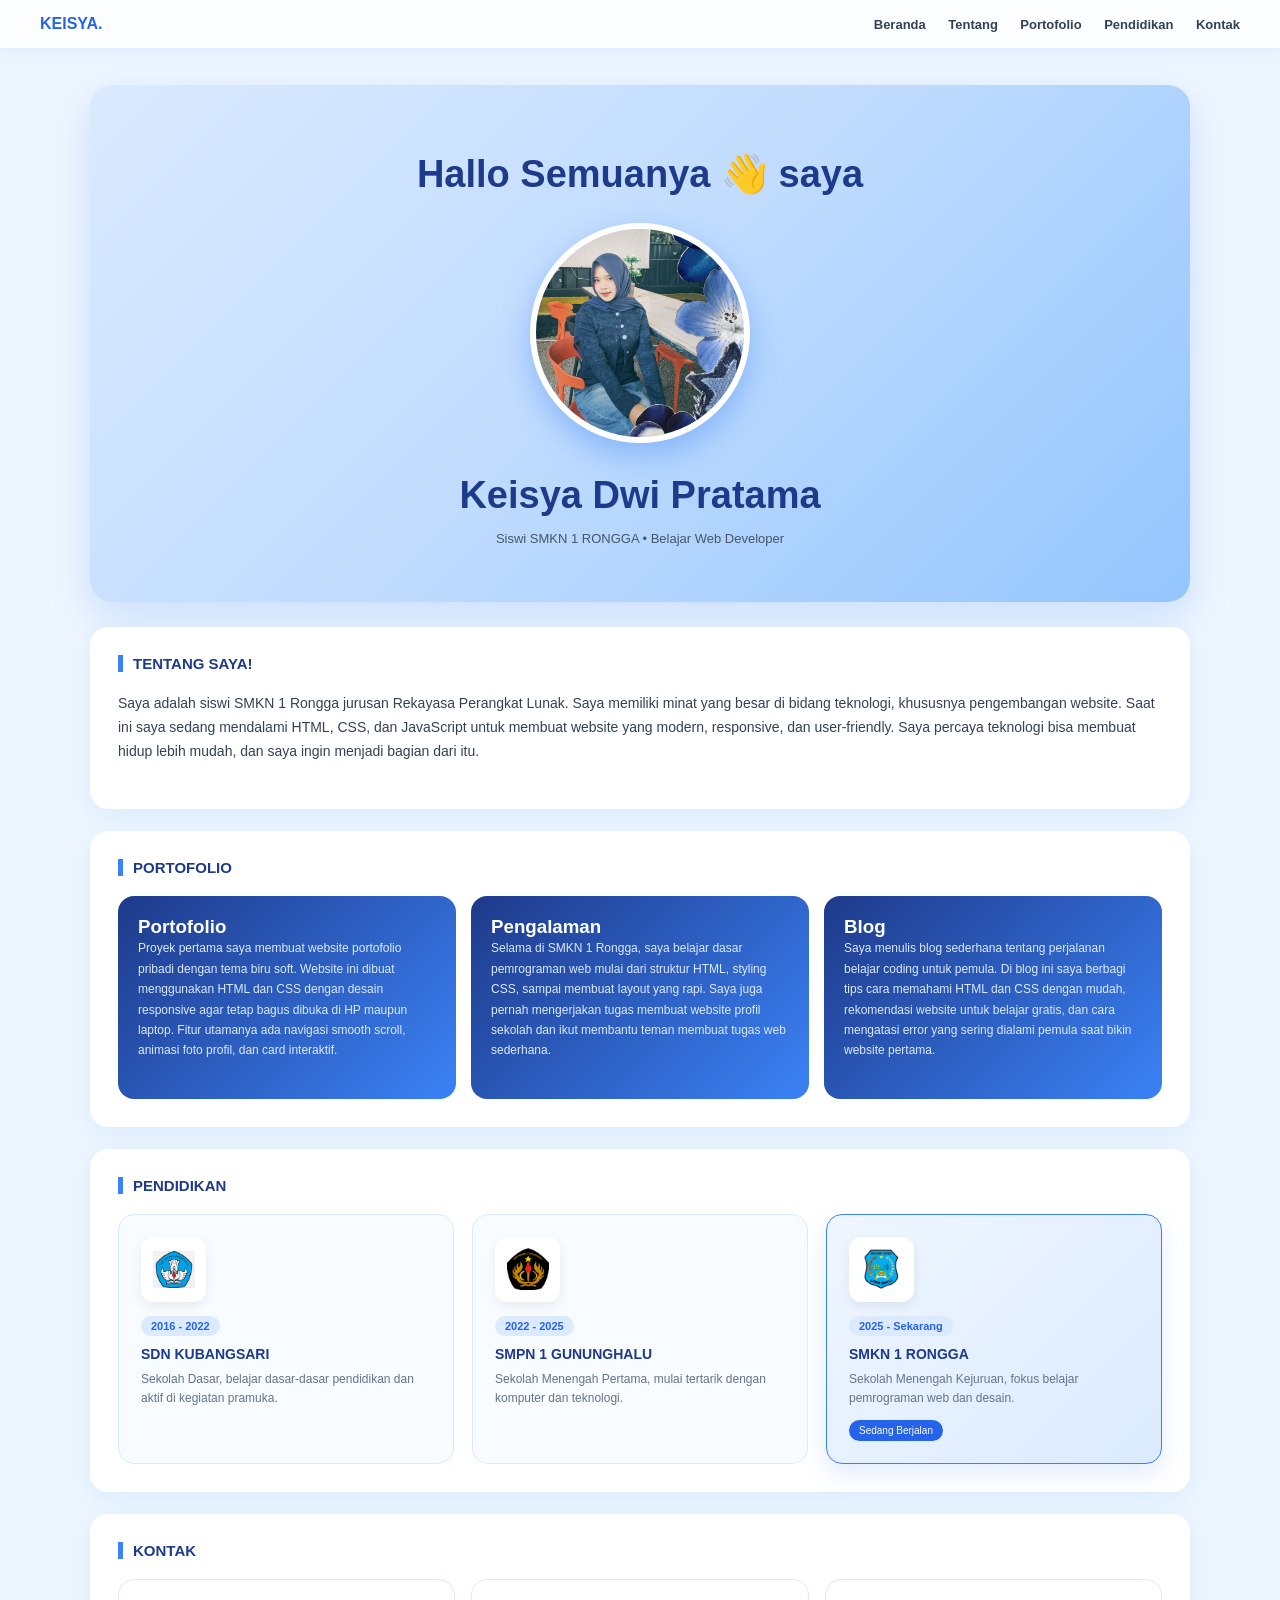
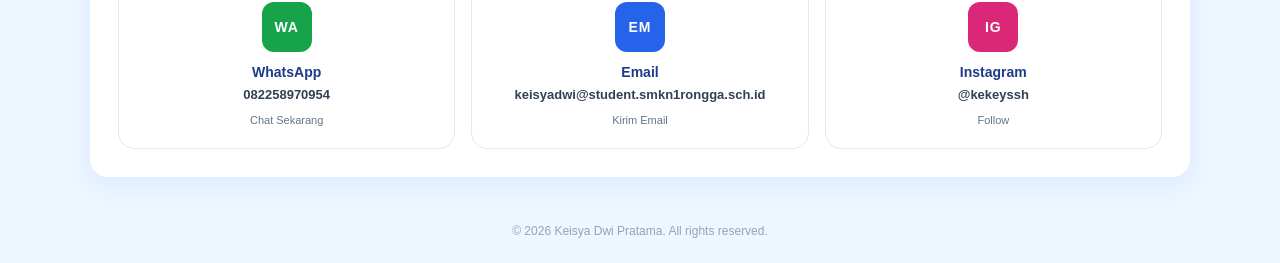
<file: index.html>
<!DOCTYPE html>
<html lang="id">
<head>
    <meta charset="UTF-8">
    <meta name="viewport" content="width=device-width, initial-scale=1.0">
    <title>Keisya Dwi Pratama | Portofolio</title>
    <link rel="stylesheet" href="CSS/sya.css">
</head>
<body>

    
    <nav class="navbar">
        <div class="logo">KEISYA<span>.</span></div>
        <div class="menu">
            <a href="#beranda">Beranda</a>
            <a href="#tentang">Tentang</a>
            <a href="#portofolio">Portofolio</a>
            <a href="#pendidikan">Pendidikan</a>
            <a href="#kontak">Kontak</a>
        </div>
    </nav>

    <header id="beranda" class="hero">
        <h1 class="sapa">Hallo Semuanya &#128075 saya</h1>
        <img src="assets/img/KEISYA.jpg" class="foto" alt="Foto Profil Kelsya Dwi Pratama">
        <h1>Keisya Dwi Pratama</h1>
        <span class="sub-title">Siswi SMKN 1 RONGGA &bull; Belajar Web Developer</span>
    </header>

    
    <main>
        
        <section id="tentang" class="box">
            <h2>TENTANG SAYA!</h2>
            <p>Saya adalah siswi SMKN 1 Rongga jurusan Rekayasa Perangkat Lunak. Saya memiliki minat yang besar di bidang teknologi, khususnya pengembangan website. 
            Saat ini saya sedang mendalami HTML, CSS, dan JavaScript untuk membuat website yang modern, responsive, dan user-friendly. 
            Saya percaya teknologi bisa membuat hidup lebih mudah, dan saya ingin menjadi bagian dari itu.</p><br>
        </section>

        
        <section id="portofolio" class="box">
            <h2>PORTOFOLIO</h2>
            <div class="grid">
                <article class="card">
                    <h3>Portofolio</h3>
                    <p>Proyek pertama saya membuat website portofolio pribadi dengan tema biru soft. 
                       Website ini dibuat menggunakan HTML dan CSS 
                       dengan desain responsive agar tetap bagus dibuka di HP maupun laptop.
                       Fitur utamanya ada navigasi smooth scroll, animasi foto profil, dan card interaktif.</p><br>
                </article>
                <article class="card">
                    <h3>Pengalaman</h3>
                    <p>Selama di SMKN 1 Rongga, saya belajar dasar pemrograman web mulai dari 
                       struktur HTML, styling CSS, sampai membuat layout yang rapi. 
                       Saya juga pernah mengerjakan tugas membuat website profil sekolah dan ikut membantu teman membuat tugas web sederhana.</p><br>
                </article>
                <article class="card">
                    <h3>Blog</h3>
                    <p> Saya menulis blog sederhana tentang perjalanan belajar coding untuk pemula. 
                        Di blog ini saya berbagi tips cara memahami HTML dan CSS dengan mudah, 
                        rekomendasi website untuk belajar gratis, dan cara mengatasi error yang sering dialami pemula saat bikin website pertama.</p><br>
                </article>
            </div>
        </section>

        <section id="pendidikan" class="box">
            <h2>PENDIDIKAN</h2>
            <div class="grid-pendidikan">
                <article class="card-pendidikan">
                    <div class="icon-sekolah">
                        <img src="assets/img/LOGO SD.png" alt="Logo SDN 1 Kubangsari">
                    </div>
                    <div class="tahun">2016 - 2022</div>
                    <h3>SDN KUBANGSARI</h3>
                    <p>Sekolah Dasar, belajar dasar-dasar pendidikan dan aktif di kegiatan pramuka.</p>
                </article>

                <article class="card-pendidikan">
                    <div class="icon-sekolah">
                        <img src="assets/img/LOGO SMP.png" alt="Logo SMPN 1 Gununghalu">
                    </div>
                    <div class="tahun">2022 - 2025</div>
                    <h3>SMPN 1 GUNUNGHALU</h3>
                    <p>Sekolah Menengah Pertama, mulai tertarik dengan komputer dan teknologi.</p>
                </article>

                <article class="card-pendidikan active">
                    <div class="icon-sekolah">
                        <img src="assets/img/LOGO SMK.jpg" alt="Logo SMKN 1 Gongga">
                    </div>
                    <div class="tahun">2025 - Sekarang</div>
                    <h3>SMKN 1 RONGGA</h3>
                    <p>Sekolah Menengah Kejuruan, fokus belajar pemrograman web dan desain.</p>
                    <span class="badge">Sedang Berjalan</span>
                </article>
            </div>
        </section>

        
<section id="kontak" class="box">
    <h2>KONTAK</h2>
    <div class="grid-kontak">
        
        <a href="https://wa.me/6282258970954" class="card-kontak wa" target="_blank" rel="noopener noreferrer">
            <div class="ikon">WA</div>
            <h3>WhatsApp</h3>
            <p>082258970954</p>
            <span>Chat Sekarang</span>
        </a>

        <a href="mailto:keisyadwi@student.smkn1rongga.sch.id" class="card-kontak email">
            <div class="ikon">EM</div>
            <h3>Email</h3>
            <p>keisyadwi@student.smkn1rongga.sch.id</p>
            <span>Kirim Email</span>
        </a>

        <a href="https://instagram.com/kekeyssh" class="card-kontak ig" target="_blank" rel="noopener noreferrer">
            <div class="ikon">IG</div>
            <h3>Instagram</h3>
            <p>@kekeyssh</p>
            <span>Follow</span>
        </a>
    </div>
</section>
    </main>

    <footer>
        <p>&copy; 2026 Keisya Dwi Pratama. All rights reserved.</p>
    </footer>

</body>
</html>
</file>
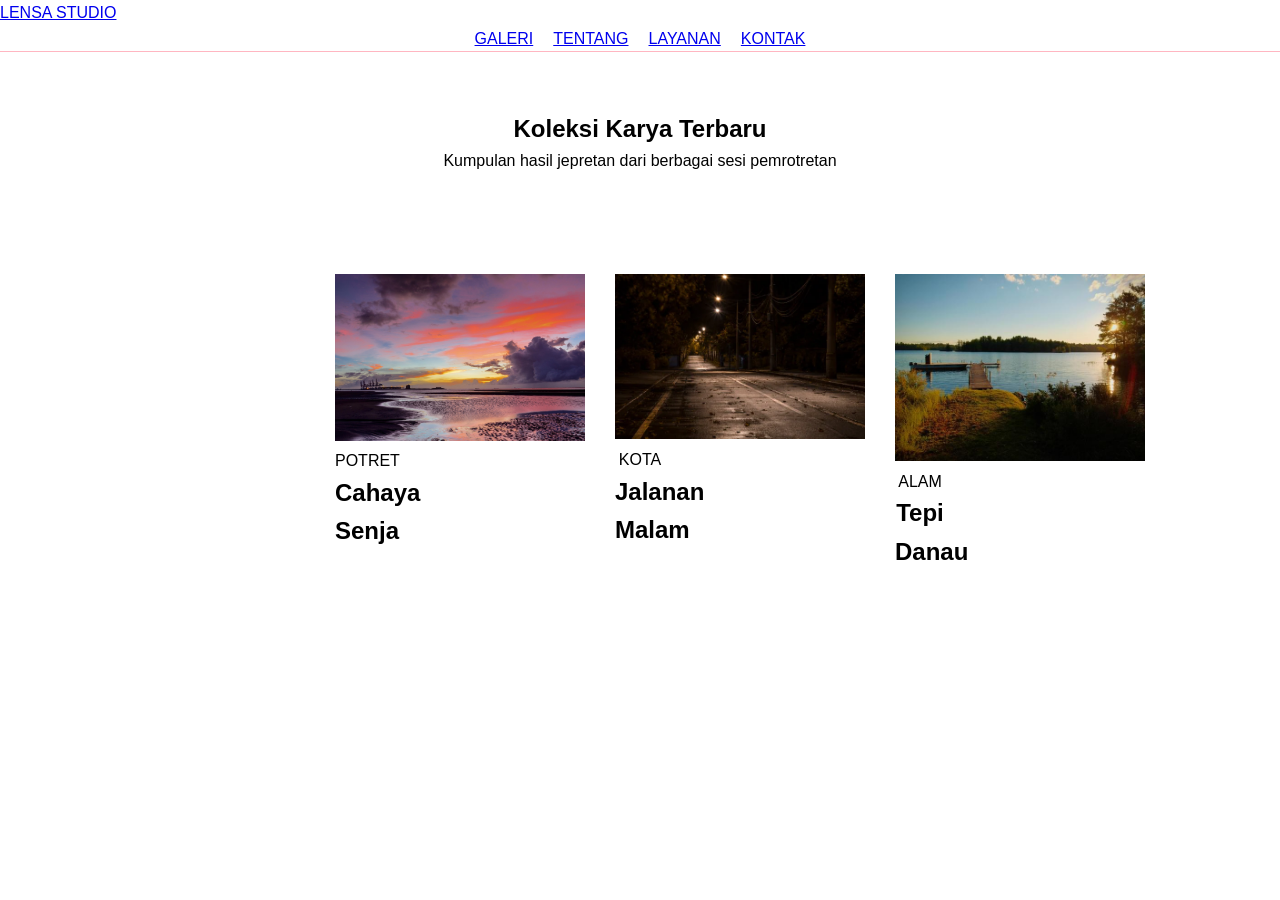
<file: ULANGAN.html>
<!DOCTYPE html>
<html lang="en">
<head>
    <meta charset="UTF-8">
    <meta name="viewport" content="width=device-width, initial-scale=1.0">
   <link rel="stylesheet" href="CSS/ulangan.css">
    <title>Document</title>
</head>
<navbar>
    
    <div class="nav-container">
        <a href="#galeri" class="LOGO">LENSA STUDIO</a>
        <ul class="nav-links">
            <li><a href="#">GALERI</a></li>
            <li><a href="#">TENTANG</a></li>
            <li><a href="#">LAYANAN</a></li>
            <li><a href="#">KONTAK</a></li>
        </ul>
    </div>
</navbar>

<div class="container">
   <section id="beranda" class="hero">
    <h1>Koleksi Karya Terbaru</h1>
    <p>Kumpulan hasil jepretan dari berbagai sesi pemrotretan</p>
    <div class="koleksi">
        <div class="Foto">
    <img src="assets/img/sunset-glow-7425170_1280.jpg" style="width: 250px; height: auto;"/> 
    <p>POTRET</p>
    <h2>Cahaya Senja</h2>
        </div>

        <div class="Foto">
 <img src="assets/img/canva-night-road-MADIvw3M-Io.webp" style="width: 250px; height: auto;"/>    
        <p>KOTA</p>
        <h2>Jalanan Malam</h2> 
        </div>
        
       <div class="Foto"> 
     <img src="assets/img/canva-dermaga-tepi-danau-yang-indah-saat-matahari-terbenam-di-pennsylvania.-MAHD2TD3WrY.jpg" style="width: 250px; height: auto;"/>
    <p>ALAM</p>
    <h2>Tepi Danau</h2>
    </div>
</div>
   </section> 
</div>
</body>
</html>
</file>
<file: CSS/sya.css>
/* ==========================================
   1. RESET & PENGATURAN DASAR
   ========================================== */
* {
    margin: 0;
    padding: 0;
    box-sizing: border-box;
    font-family: 'Segoe UI', sans-serif;
}

html {
    scroll-behavior: smooth;
    scroll-padding-top: 80px;
}

body {
    background: #eef6ff;
}

/* ==========================================
   2. NAVIGASI (NAVBAR)
   ========================================== */
nav {
    position: fixed;
    top: 0;
    width: 100%;
    background: rgba(255, 255, 255, 0.85);
    backdrop-filter: blur(12px);
    display: flex;
    justify-content: space-between;
    align-items: center;
    padding: 15px 40px;
    box-shadow: 0 2px 20px rgba(59, 130, 246, 0.1);
    z-index: 10;
}

.logo {
    font-weight: 800;
    color: #2563eb;
}

.menu a {
    text-decoration: none;
    margin-left: 18px;
    color: #334155;
    font-weight: 600;
    font-size: 13px;
    transition: 0.2s;
}

.menu a:hover {
    color: #2563eb;
}

/* ==========================================
   3. HERO SECTION / BERANDA
   ========================================== */
.hero {
    margin: 85px auto 25px auto;
    max-width: 950px;
    background: linear-gradient(135deg, #dbeafe, #bfdbfe, #93c5fd);
    padding: 55px 20px;
    border-radius: 22px;
    text-align: center;
    box-shadow: 0 15px 40px rgba(59, 130, 246, 0.2);
}

.hero p {
    color: #334155;
    font-size: 14px;
    text-transform: uppercase;
    letter-spacing: 1px;
}

.hero h1 {
    font-size: 33px;
    color: #1e3a8a;
    margin: 12px 0;
}

.hero span {
    font-size: 13px;
    color: #475569;
}

/* Foto Profil & Animasi */
.foto {
    width: 200px;
    height: 200px;
    border-radius: 50%;
    border: 6px solid #ffffff;
    object-fit: cover;
    margin: 15px 0;
    box-shadow: 0 12px 30px rgba(59, 130, 246, 0.4);
    animation: naikTurun 3s ease-in-out infinite;
}

@keyframes naikTurun {
    0%, 100% {
        transform: translateY(0);
    }
    50% {
        transform: translateY(-18px);
    }
}

/* ==========================================
   4. CONTAINER & KONTEN UMUM
   ========================================== */
.box {
    max-width: 950px;
    margin: 22px auto;
    background: #ffffff;
    padding: 28px;
    border-radius: 18px;
    box-shadow: 0 8px 25px rgba(147, 197, 253, 0.2);
}

.box h2 {
    font-size: 15px;
    color: #1e3a8a;
    border-left: 5px solid #3b82f6;
    padding-left: 10px;
    margin-bottom: 20px;
    text-align: left;
}

.box p {
    text-align: left;
    font-size: 14px;
    line-height: 1.7;
    color: #334155;
}

/* ==========================================
   5. GRID & KARTU PORTOFOLIO
   ========================================== */
.grid {
    display: grid;
    grid-template-columns: repeat(3, 1fr);
    gap: 15px;
}

.card {
    background: linear-gradient(135deg, #1e3a8a, #3b82f6);
    color: #ffffff;
    padding: 20px;
    border-radius: 16px;
    text-align: left;
    transition: 0.3s;
}

.card:hover {
    transform: translateY(-7px);
    box-shadow: 0 15px 30px rgba(59, 130, 246, 0.3);
}

.card p {
    color: #dbeafe;
    font-size: 12px;
}

/* ==========================================
   6. PENDIDIKAN
   ========================================== */
.grid-pendidikan {
    display: grid;
    grid-template-columns: repeat(3, 1fr);
    gap: 18px;
}

.card-pendidikan {
    background: #f8fbff;
    border: 1px solid #dbeafe;
    border-radius: 16px;
    padding: 22px;
    text-align: left;
    transition: 0.35s;
    position: relative;
}

.card-pendidikan:hover {
    transform: translateY(-8px);
    background: #ffffff;
    box-shadow: 0 12px 30px rgba(59, 130, 246, 0.2);
    border-color: #93c5fd;
}

.card-pendidikan.active {
    background: linear-gradient(135deg, #eff6ff, #dbeafe);
    border: 1.5px solid #3b82f6;
    box-shadow: 0 10px 25px rgba(59, 130, 246, 0.15);
}

.icon-sekolah {
    width: 65px;
    height: 65px;
    background: #ffffff;
    border-radius: 12px;
    display: flex;
    align-items: center;
    justify-content: center;
    box-shadow: 0 4px 12px rgba(0, 0, 0, 0.07);
    margin-bottom: 14px;
}

.icon-sekolah img {
    width: 42px;
    height: 42px;
    object-fit: contain;
}

.tahun {
    font-size: 11px;
    color: #2563eb;
    font-weight: 700;
    background: #dbeafe;
    display: inline-block;
    padding: 4px 10px;
    border-radius: 20px;
    margin-bottom: 10px;
}

.card-pendidikan h3 {
    font-size: 14px;
    color: #1e3a8a;
    margin-bottom: 8px;
}

.card-pendidikan p {
    font-size: 12px;
    color: #64748b;
    line-height: 1.6;
}

.badge {
    margin-top: 12px;
    display: inline-block;
    background: #2563eb;
    color: #ffffff;
    font-size: 10px;
    padding: 5px 10px;
    border-radius: 20px;
}

/* ==========================================
   7. KONTAK & FOOTER
   ========================================== */
.kontak {
    display: grid;
    gap: 10px;
}

.kontak div {
    background: #1e3a8a;
    color: #ffffff;
    padding: 12px 16px;
    border-radius: 10px;
    font-size: 14px;
    text-align: left;
}

footer {
    text-align: center;
    padding: 25px;
    color: #94a3b8;
    font-size: 12px;
}

/* ==========================================
   8. GRID KONTAK
   ========================================== */
.grid-kontak {
    display: grid;
    grid-template-columns: repeat(3, 1fr);
    gap: 16px;
}

/* ==========================================
   9. KARTU KONTAK & ANIMASI
   ========================================== */
.card-kontak {
    background: #ffffff;
    border: 1px solid #dbeafe;
    border-radius: 16px;
    padding: 22px;
    text-align: center;
    text-decoration: none;
    transition: all 0.4s ease;
    animation: gerakKontak 3s ease-in-out infinite;
}

.card-kontak:nth-child(1) {
    animation-delay: 0s;
}

.card-kontak:nth-child(2) {
    animation-delay: 0.5s;
}

.card-kontak:nth-child(3) {
    animation-delay: 1s;
}

@keyframes gerakKontak {
    0%, 100% {
        transform: translateY(0);
    }
    50% {
        transform: translateY(-8px);
    }
}

.card-kontak:hover {
    transform: translateY(-12px) scale(1.03);
    box-shadow: 0 15px 35px rgba(59, 130, 246, 0.25);
    border-color: #3b82f6;
}

/* ==========================================
   10. IKON & WARNA PLATFORM
   ========================================== */
.card-kontak .ikon {
    width: 50px;
    height: 50px;
    margin: 0 auto 12px auto;
    background: #1e3a8a;
    color: #ffffff;
    border-radius: 12px;
    display: flex;
    align-items: center;
    justify-content: center;
    font-size: 14px;
    font-weight: 800;
    letter-spacing: 1px;
}

.card-kontak.wa .ikon {
    background: #16a34a;
}

.card-kontak.email .ikon {
    background: #2563eb;
}

.card-kontak.ig .ikon {
    background: #db2777;
}

.card-kontak.wa:hover {
    background: #f0fdf4;
    border-color: #22c55e;
}

.card-kontak.email:hover {
    background: #eff6ff;
    border-color: #3b82f6;
}

.card-kontak.ig:hover {
    background: #fdf2f8;
    border-color: #ec4899;
}

/* ==========================================
   11. TIPOGRAFI KARTU KONTAK
   ========================================== */
.card-kontak h3 {
    font-size: 14px;
    color: #1e3a8a;
    margin-bottom: 4px;
}

.card-kontak p {
    font-size: 13px;
    color: #334155;
    text-align: center;
    font-weight: 600;
}

.card-kontak span {
    font-size: 11px;
    color: #64748b;
    margin-top: 8px;
    display: block;
}

/* ==========================================
   12. RESPONSIVE DESKTOP BESAR
   ========================================== */
@media (min-width: 1200px) {
    .hero,
    .box {
        max-width: 1100px;
    }

    .hero h1 {
        font-size: 38px;
    }

    .foto {
        width: 220px;
        height: 220px;
    }
}

/* ==========================================
   13. RESPONSIVE LAPTOP / DESKTOP
   ========================================== */
@media (min-width: 769px) and (max-width: 1199px) {
    .hero,
    .box {
        max-width: 90%;
    }

    .grid,
    .grid-pendidikan,
    .grid-kontak {
        grid-template-columns: repeat(3, 1fr);
    }
}

/* ==========================================
   14. RESPONSIVE TABLET
   ========================================== */
@media (max-width: 768px) {
    nav {
        padding: 12px 20px;
    }

    .logo {
        font-size: 17px;
    }

    .menu a {
        margin-left: 10px;
        font-size: 11px;
    }

    .hero {
        margin: 75px 15px 20px;
        padding: 40px 20px;
    }

    .hero h1 {
        font-size: 27px;
    }

    .foto {
        width: 170px;
        height: 170px;
    }

    .box {
        margin: 18px;
        padding: 22px;
    }

    .grid,
    .grid-pendidikan,
    .grid-kontak {
        grid-template-columns: repeat(2, 1fr);
        gap: 14px;
    }
}

/* ==========================================
   15. RESPONSIVE MOBILE
   ========================================== */
@media (max-width: 480px) {
    html {
        scroll-padding-top: 110px;
    }

    nav {
        padding: 12px 14px;
        flex-direction: column;
        gap: 10px;
    }

    .logo {
        font-size: 18px;
    }

    .menu {
        display: flex;
        justify-content: center;
        flex-wrap: wrap;
        gap: 8px;
    }

    .menu a {
        margin: 0;
        font-size: 11px;
    }

    .hero {
        margin: 110px 12px 18px;
        padding: 35px 15px;
        border-radius: 18px;
    }

    .hero p {
        font-size: 11px;
    }

    .hero h1 {
        font-size: 23px;
    }

    .hero span {
        font-size: 12px;
    }

    .foto {
        width: 145px;
        height: 145px;
        border-width: 5px;
    }

    .box {
        margin: 12px;
        padding: 20px 16px;
        border-radius: 15px;
    }

    .box h2 {
        font-size: 14px;
    }

    .box p {
        font-size: 13px;
    }

    .grid,
    .grid-pendidikan,
    .grid-kontak {
        grid-template-columns: 1fr;
        gap: 13px;
    }

    .card {
        padding: 18px;
    }

    .card-pendidikan {
        padding: 18px;
    }

    .card-kontak {
        padding: 20px;
    }

    footer {
        padding: 20px 12px;
        font-size: 11px;
    }
}

/* ==========================================
   16. MOBILE LAYAR KECIL
   ========================================== */
@media (max-width: 360px) {
    .menu a {
        font-size: 10px;
    }

    .hero h1 {
        font-size: 20px;
    }

    .foto {
        width: 125px;
        height: 125px;
    }

    .box {
        padding: 16px 12px;
    }
}

/* ==========================================
   17. AKSESIBILITAS ANIMASI
   ========================================== */
@media (prefers-reduced-motion: reduce) {
    *,
    *::before,
    *::after {
        animation-duration: 0.01ms !important;
        animation-iteration-count: 1 !important;
        scroll-behavior: auto !important;
        transition-duration: 0.01ms !important;
    }
}
</file>
<file: CSS/ulangan.css>
* {   
    margin: 0px;   
    padding: 0px;   
    box-sizing: border-box;   
    font-family: "Segoe UI", Tahoma, Geneva, Verdana, sans-serif;   
    scroll-behavior: smooth; 
}

body {
 background-color: white;   
    color: black;  
     line-height: 1.6;  
      padding-top: 70px;   
}

navbar {  
     position: fixed;   
     top: 0;   left: 0;   
     width: 100%;  
      border-bottom: 1px solid lightpink;  
      z-index: 1000;
     } 
      

.nav-links {
               display: flex;  
                list-style: none;  
                 gap: 20px;
                 justify-content: center;
                 padding: 0;
                 margin: 0;
}
                    
  .hero {  
text-align: center;  
 padding: 40px 0;
 } 
                       
                            
 .Foto {
    padding:100px ;
    border-radius: 10px;
    flex: auto;
    align-items: center;
    justify-content: center;
 }

.koleksi {
    display: flex;
    justify-content: center;
    align-items: flex-start;
    gap: 30px;
    overflow-x: auto;
}

.Foto {
    text-align: center;
    width: 250px;
    flex: 0 0 250px;
}

.Foto img {
    width: 250px;
    height: 170px;
    object-fit: cover;
}

.nav.contairner {
    display: flex;
    flex-direction: column;
    align-items: center;
    padding: 30px 0;
}

.LOGO {
    margin-bottom: 20px;
}

nav {
    display: flex;
    justify-content: center;
    gap: 30px;
}

nav a {
    text-decoration: none;
}
</file>
